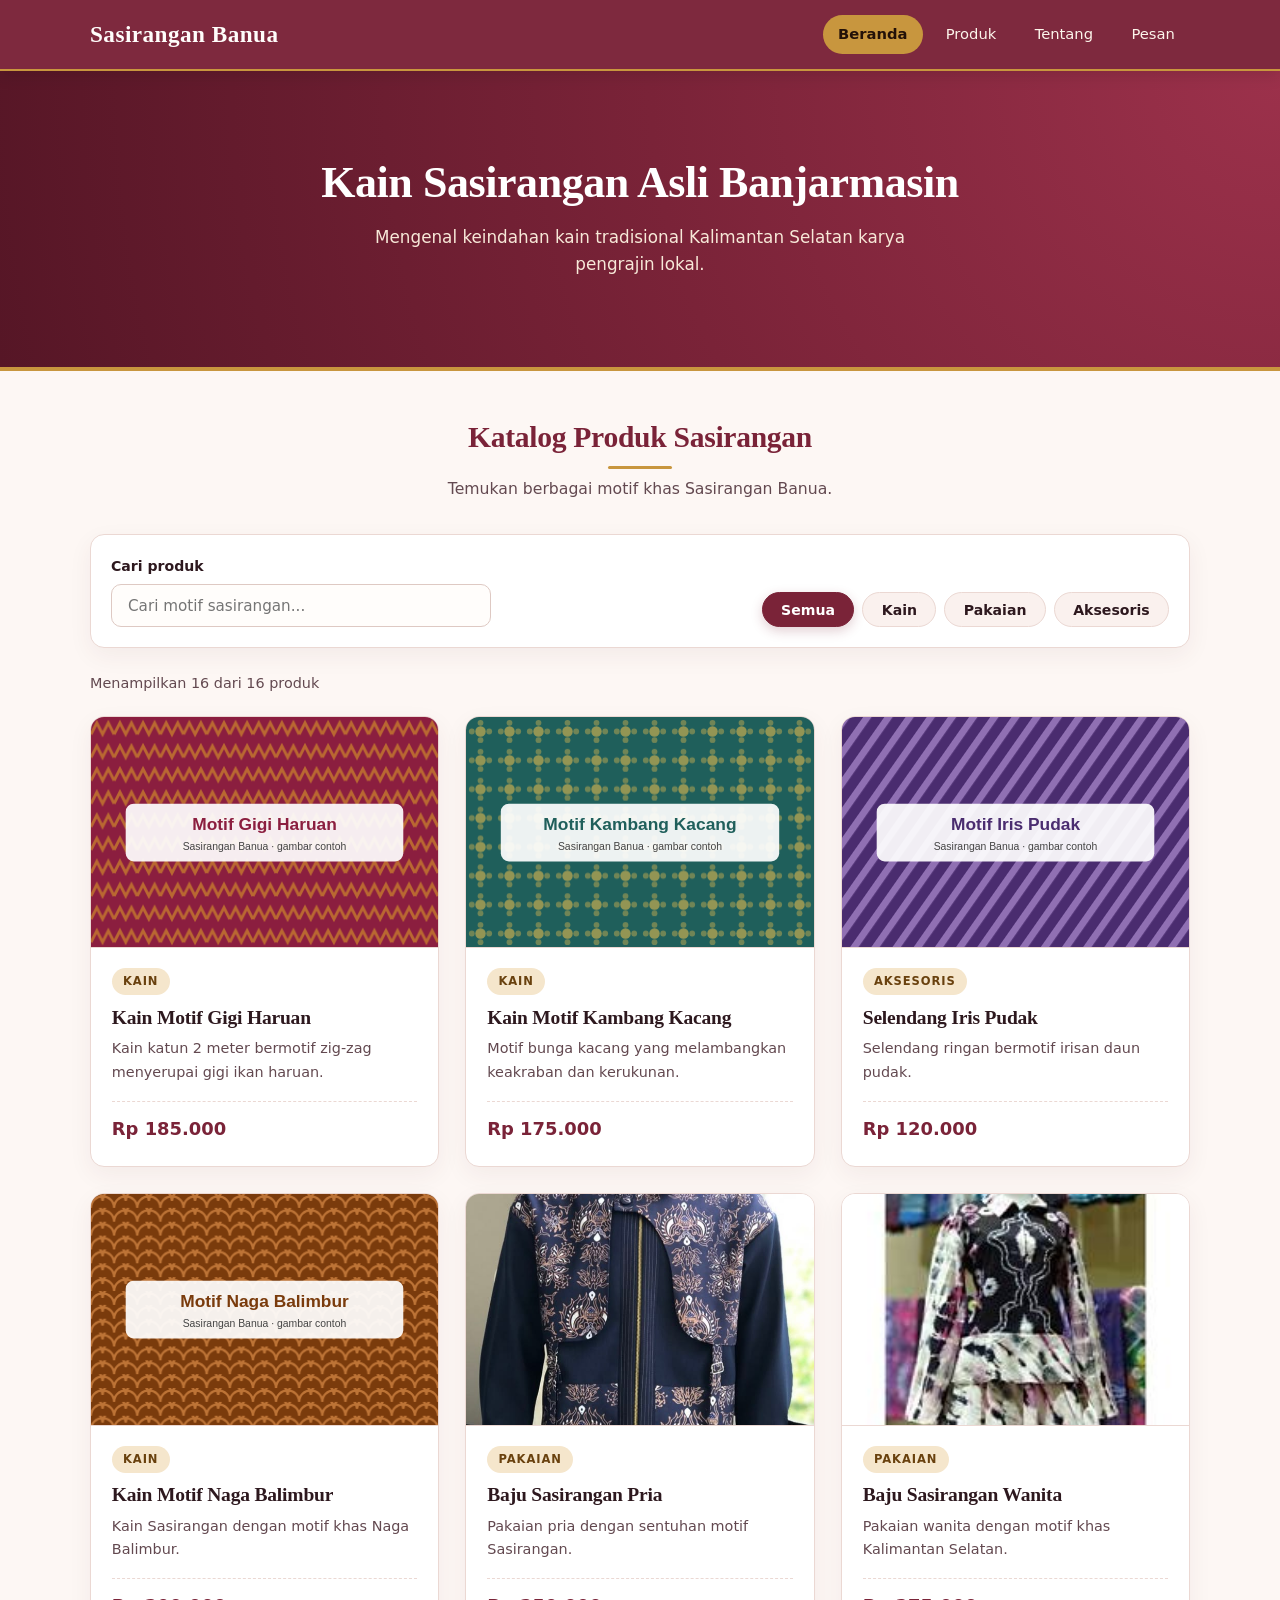
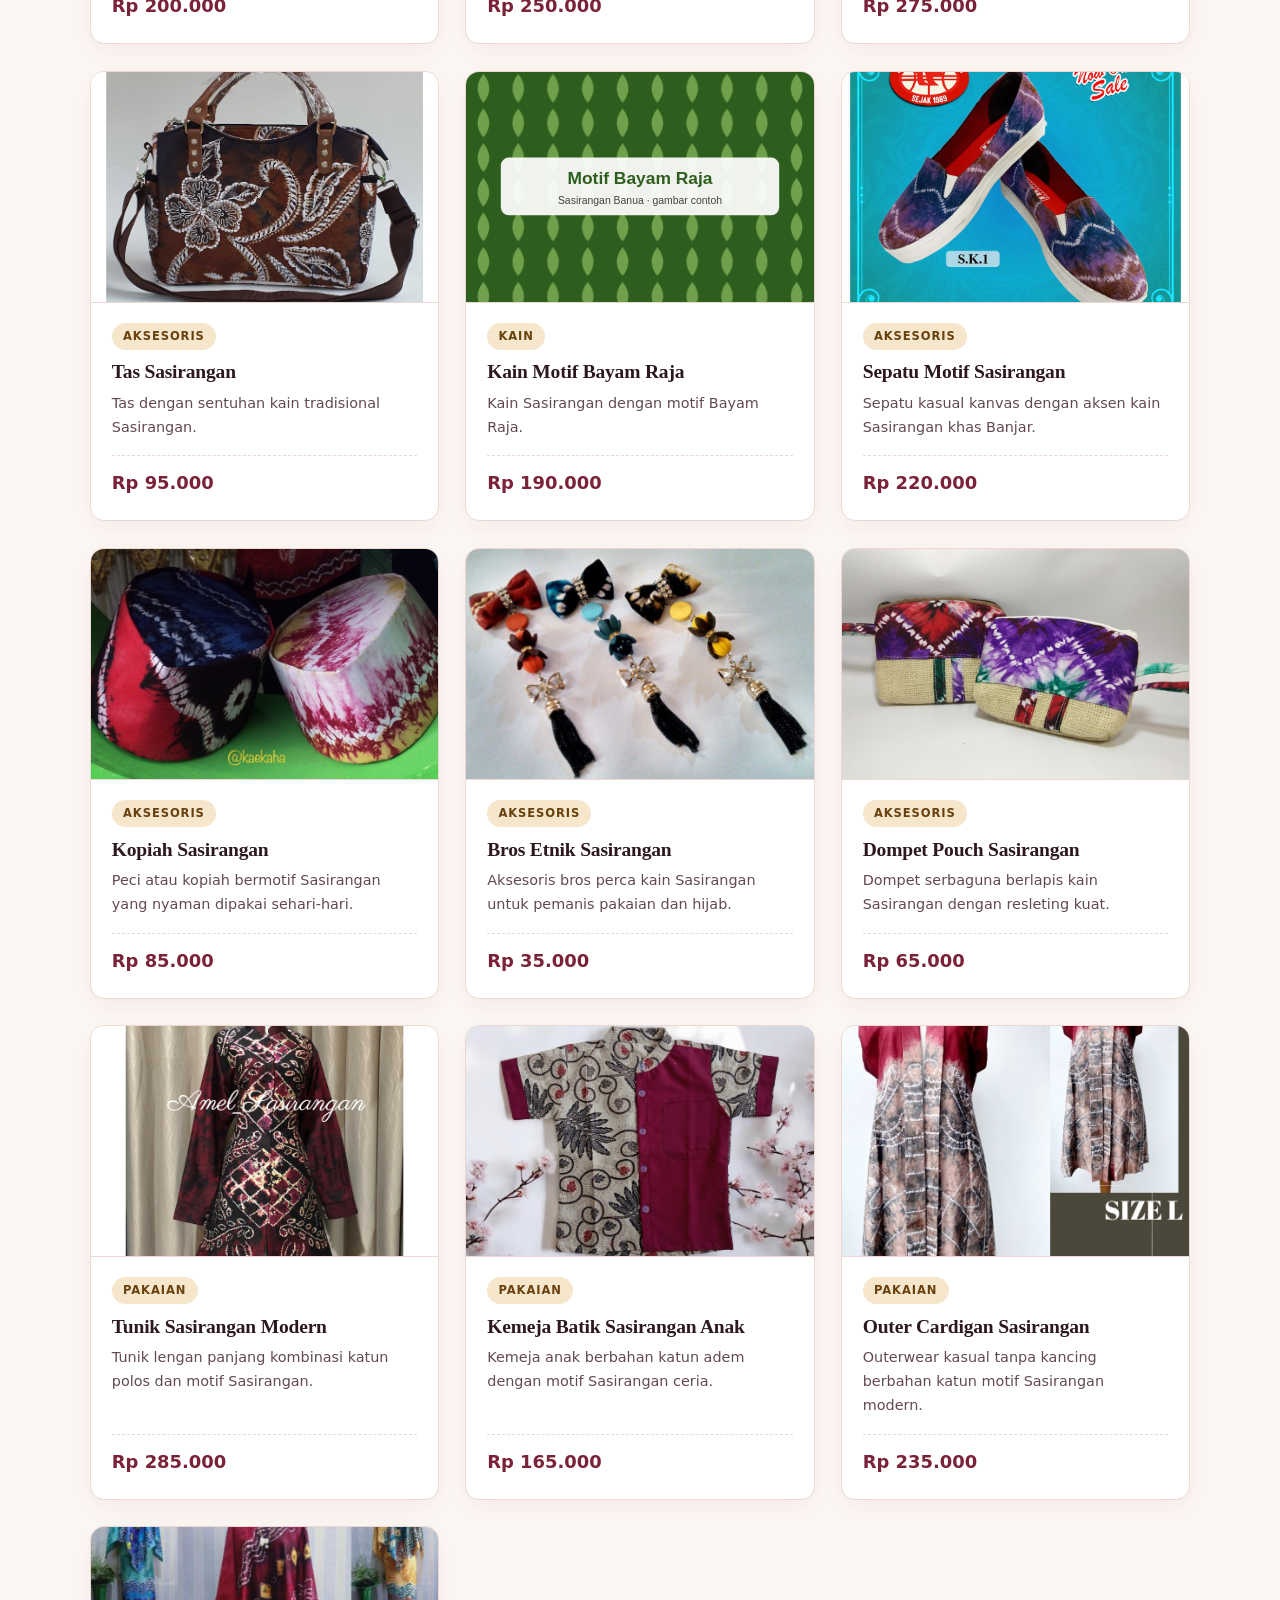
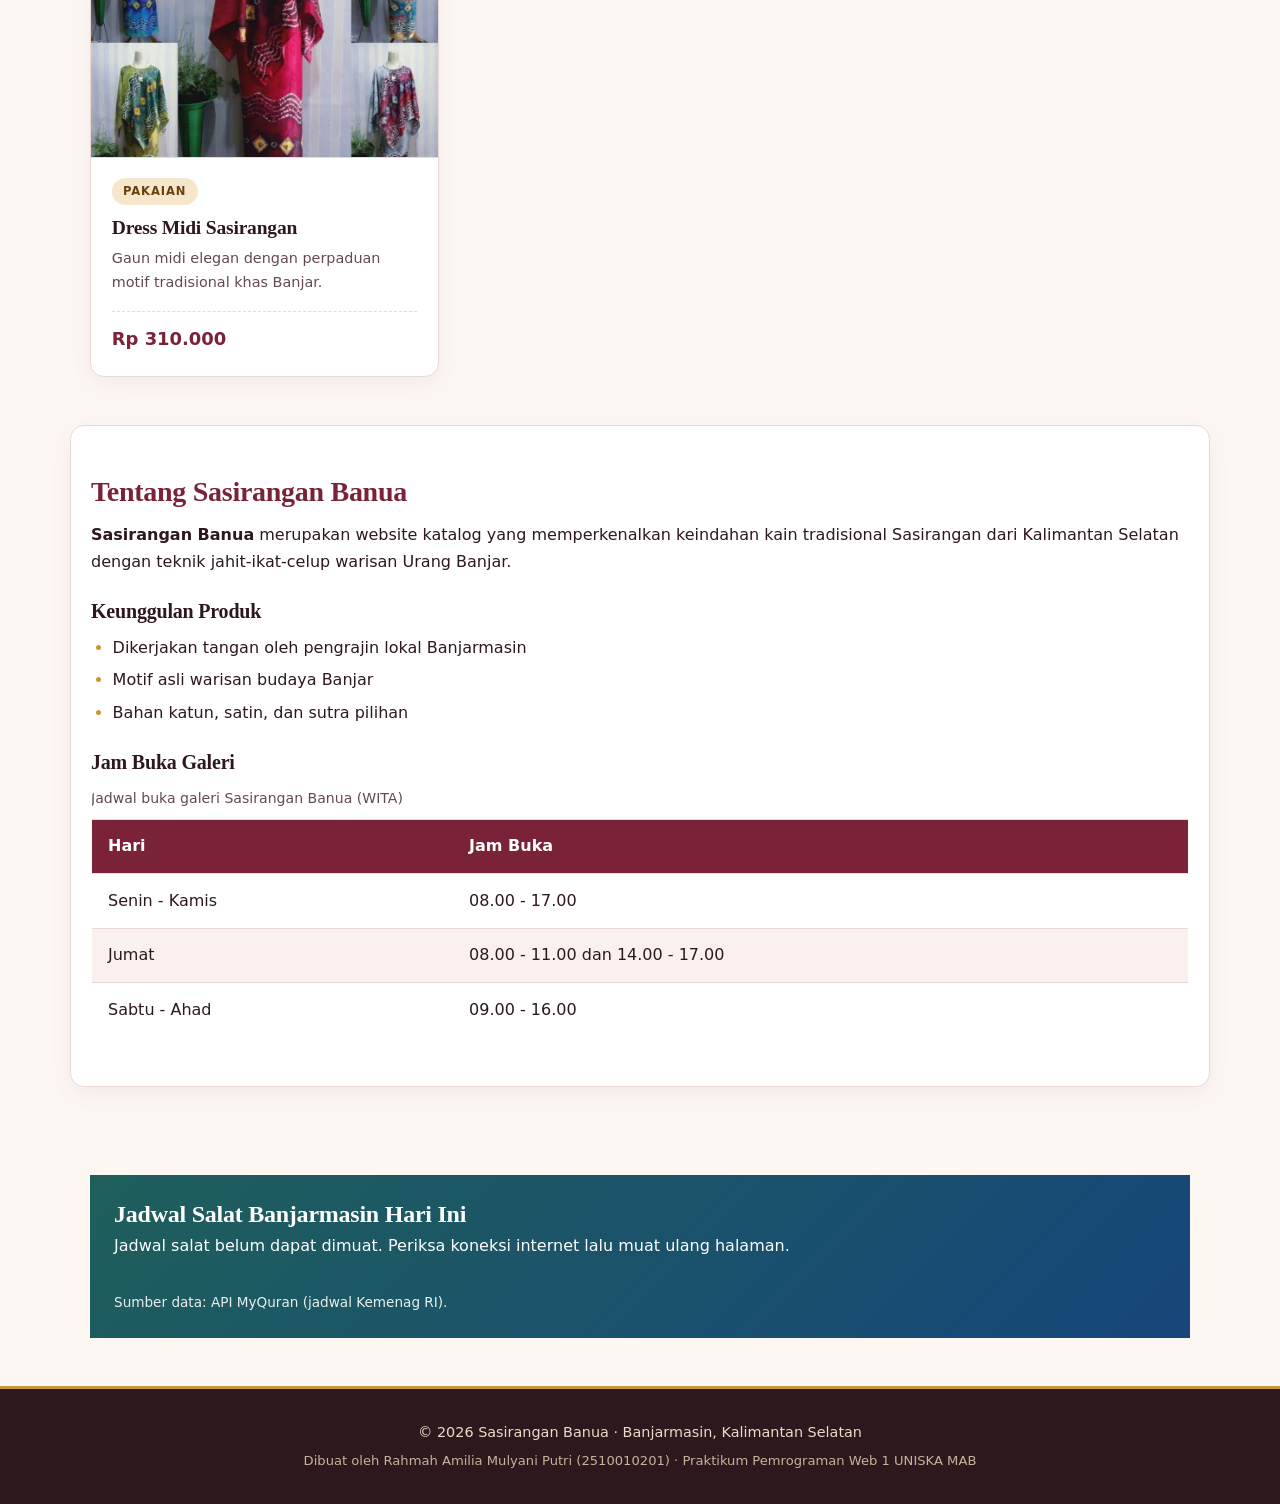
<file: index.html>
<!DOCTYPE html>
<html lang="id">
<head>
    <meta charset="UTF-8">
    <meta name="viewport" content="width=device-width, initial-scale=1.0">
    <meta name="description" content="Katalog kain, pakaian, dan aksesoris Sasirangan khas Banjarmasin karya pengrajin lokal.">
    <title>Sasirangan Banua &mdash; Kain Khas Banjar</title>
    <link rel="icon" href="img/favicon.ico" type="image/x-icon">
    <link rel="stylesheet" href="css/style.css">
<link rel="stylesheet" href="css/style.css">
    <script src="js/katalog.js" defer></script>
    <script src="js/jadwal-salat.js" defer></script>
</head>
<body>
    <header class="header-situs">
        <div class="navbar">
            <p class="logo"><a href="index.html">Sasirangan Banua</a></p>
            <nav aria-label="Navigasi utama">
                <a href="index.html" aria-current="page">Beranda</a>
                <a href="#produk">Produk</a>
                <a href="#tentang">Tentang</a>
                <a href="kontak.html">Pesan</a>
            </nav>
        </div>
    </header>

    <main>
        <section class="hero" id="beranda">
            <h1>Kain Sasirangan Asli Banjarmasin</h1>
            <p>Mengenal keindahan kain tradisional Kalimantan Selatan karya pengrajin lokal.</p>
        </section>
        <section id="produk">
            <div class="section-heading">
                <h2>Katalog Produk Sasirangan</h2>
                <p>Temukan berbagai motif khas Sasirangan Banua.</p>
            </div>

            <div class="kontrol-katalog">
                <div class="kolom">
                    <label for="cari">Cari produk</label>
                    <input type="search" id="cari" placeholder="Cari motif sasirangan...">
                </div>

                <div class="filter" role="group" aria-label="Filter kategori">
                    <button type="button" class="tombol-filter aktif" data-kategori="semua" aria-pressed="true">Semua</button>
                    <button type="button" class="tombol-filter" data-kategori="kain" aria-pressed="false">Kain</button>
                    <button type="button" class="tombol-filter" data-kategori="pakaian" aria-pressed="false">Pakaian</button>
                    <button type="button" class="tombol-filter" data-kategori="aksesoris" aria-pressed="false">Aksesoris</button>
                </div>
            </div>

            <p id="info-jumlah" class="info-jumlah" aria-live="polite"></p>

            <div id="daftar-katalog" class="products"></div>
            <noscript><p>Aktifkan JavaScript untuk melihat katalog produk.</p></noscript>
        </section>


        <section class="about" id="tentang">
            <h2>Tentang Sasirangan Banua</h2>
            <p>
                <strong>Sasirangan Banua</strong> merupakan website katalog yang memperkenalkan keindahan kain tradisional Sasirangan dari Kalimantan Selatan dengan teknik jahit-ikat-celup warisan Urang Banjar.
            </p>

            <h3>Keunggulan Produk</h3>
            <ul>
                <li>Dikerjakan tangan oleh pengrajin lokal Banjarmasin</li>
                <li>Motif asli warisan budaya Banjar</li>
                <li>Bahan katun, satin, dan sutra pilihan</li>
            </ul>

            <h3>Jam Buka Galeri</h3>
            <table>
                <caption>Jadwal buka galeri Sasirangan Banua (WITA)</caption>
                <thead>
                    <tr>
                        <th scope="col">Hari</th>
                        <th scope="col">Jam Buka</th>
                    </tr>
                </thead>
                <tbody>
                    <tr>
                        <td>Senin - Kamis</td>
                        <td>08.00 - 17.00</td>
                    </tr>
                    <tr>
                        <td>Jumat</td>
                        <td>08.00 - 11.00 dan 14.00 - 17.00</td>
                    </tr>
                    <tr>
                        <td>Sabtu - Ahad</td>
                        <td>09.00 - 16.00</td>
                    </tr>
                </tbody>
            </table>
        </section>
        <!-- ========== JADWAL SALAT (data dari API) ========== -->
        <section class="bagian" id="jadwal">
            <div class="jadwal-salat" id="jadwal-salat">
                <h2>Jadwal Salat Banjarmasin Hari Ini</h2>
                <p class="status" aria-live="polite">Memuat jadwal salat...</p>
                <ul class="daftar-waktu" hidden></ul>
                <p class="sumber">Sumber data: API MyQuran (jadwal Kemenag RI).</p>
            </div>
        </section>
    </main> 
    <footer>
        <p>&copy; 2026 Sasirangan Banua &middot; Banjarmasin, Kalimantan Selatan</p>
        <p>Dibuat oleh Rahmah Amilia Mulyani Putri (2510010201) &middot; Praktikum Pemrograman Web 1 UNISKA MAB</p>
    </footer>

</body>
</html>
</file>
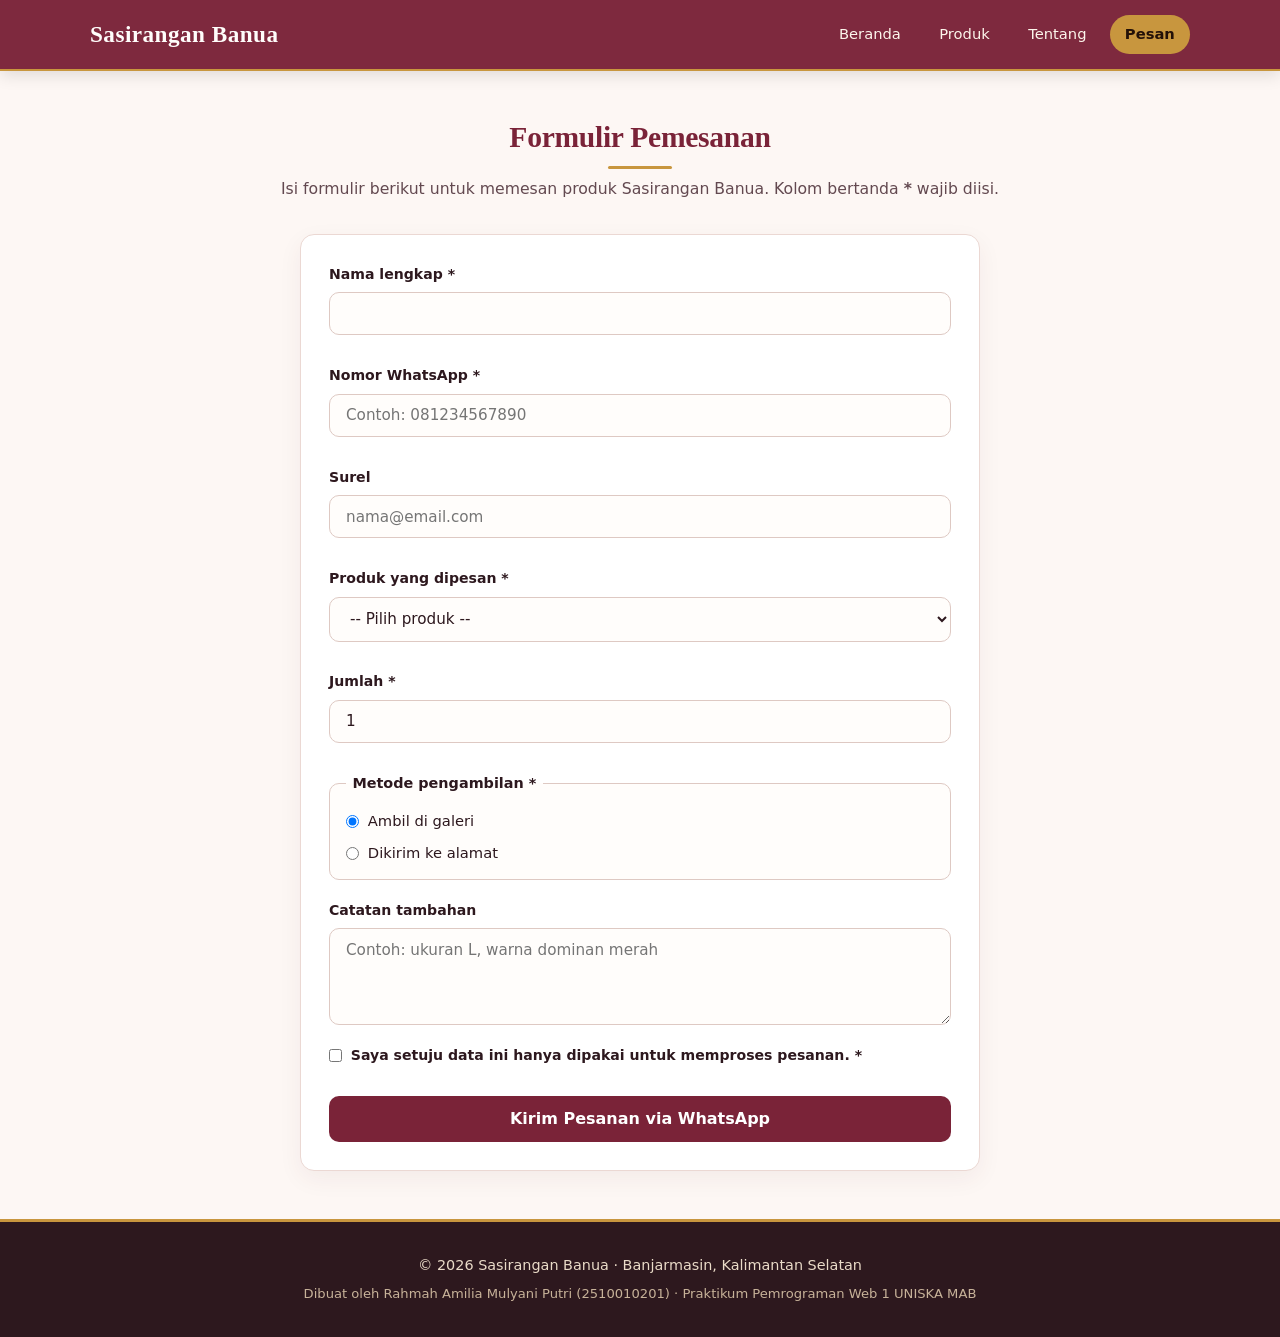
<file: kontak.html>
<!DOCTYPE html>
<html lang="id">
<head>
    <meta charset="UTF-8">
    <meta name="viewport" content="width=device-width, initial-scale=1.0">
    <meta name="description" content="Formulir pemesanan kain, pakaian, dan aksesoris Sasirangan Banua melalui WhatsApp.">
    <title>Pesan Produk &mdash; Sasirangan Banua</title>
    <link rel="icon" href="img/favicon.svg" type="image/svg+xml">
    <link rel="stylesheet" href="css/style.css">
    <script src="js/form.js" defer></script>
</head>
<body>

    <header class="header-situs">
        <div class="navbar">
            <p class="logo"><a href="index.html">Sasirangan Banua</a></p>
            <nav aria-label="Navigasi utama">
                <a href="index.html">Beranda</a>
                <a href="index.html#produk">Produk</a>
                <a href="index.html#tentang">Tentang</a>
                <a href="kontak.html" aria-current="page">Pesan</a>
            </nav>
        </div>
    </header>

    <main>
        <section class="bagian" id="pesan">
            <div class="section-heading">
                <h1>Formulir Pemesanan</h1>
                <p>Isi formulir berikut untuk memesan produk Sasirangan Banua. Kolom bertanda <strong>*</strong> wajib diisi.</p>
            </div>

            <form id="form-pesan" class="form-pesan" action="#" method="get" novalidate>
                <div class="kolom">
                    <label for="nama">Nama lengkap *</label>
                    <input type="text" id="nama" name="nama" required minlength="3" autocomplete="name" aria-describedby="galat-nama">
                    <p id="galat-nama" class="pesan-galat" role="alert"></p>
                </div>

                <div class="kolom">
                    <label for="wa">Nomor WhatsApp *</label>
                    <input type="tel" id="wa" name="wa" required pattern="08[0-9]{8,11}" placeholder="Contoh: 081234567890" autocomplete="tel" aria-describedby="galat-wa">
                    <p id="galat-wa" class="pesan-galat" role="alert"></p>
                </div>

                <div class="kolom">
                    <label for="email">Surel</label>
                    <input type="email" id="email" name="email" placeholder="nama@email.com" autocomplete="email" aria-describedby="galat-email">
                    <p id="galat-email" class="pesan-galat" role="alert"></p>
                </div>

                <div class="kolom">
                    <label for="produk">Produk yang dipesan *</label>
                    <select id="produk" name="produk" required aria-describedby="galat-produk">
                        <option value="">-- Pilih produk --</option>
                        <option value="Kain Motif Gigi Haruan">Kain Motif Gigi Haruan</option>
                        <option value="Kain Motif Kambang Kacang">Kain Motif Kambang Kacang</option>
                        <option value="Selendang Iris Pudak">Selendang Iris Pudak</option>
                        <option value="Kain Motif Naga Balimbur">Kain Motif Naga Balimbur</option>
                        <option value="Gamis Ombak Sinapur Karang">Gamis Ombak Sinapur Karang</option>
                        <option value="Kemeja Bayam Raja">Kemeja Bayam Raja</option>
                        <option value="Tas Tote Kulit Kayu Sasirangan">Tas Tote Kulit Kayu Sasirangan</option>
                        <option value="Kain Motif Bintang Bahambur">Kain Motif Bintang Bahambur</option>
                    </select>
                    <p id="galat-produk" class="pesan-galat" role="alert"></p>
                </div>

                <div class="kolom">
                    <label for="jumlah">Jumlah *</label>
                    <input type="number" id="jumlah" name="jumlah" min="1" max="50" value="1" required aria-describedby="galat-jumlah">
                    <p id="galat-jumlah" class="pesan-galat" role="alert"></p>
                </div>

                <fieldset>
                    <legend>Metode pengambilan *</legend>
                    <label><input type="radio" name="pengambilan" value="Ambil di galeri" checked> Ambil di galeri</label>
                    <label><input type="radio" name="pengambilan" value="Dikirim ke alamat"> Dikirim ke alamat</label>
                </fieldset>

                <div class="kolom">
                    <label for="catatan">Catatan tambahan</label>
                    <textarea id="catatan" name="catatan" rows="4" maxlength="300" placeholder="Contoh: ukuran L, warna dominan merah"></textarea>
                </div>

                <div class="kolom">
                    <label class="cek">
                        <input type="checkbox" id="setuju" name="setuju" required aria-describedby="galat-setuju">
                        Saya setuju data ini hanya dipakai untuk memproses pesanan. *
                    </label>
                    <p id="galat-setuju" class="pesan-galat" role="alert"></p>
                </div>

                <button type="submit" class="tombol">Kirim Pesanan via WhatsApp</button>
            </form>

            <div id="hasil-pesan" class="hasil-pesan" hidden></div>
        </section>
    </main>

    <footer>
        <p>&copy; 2026 Sasirangan Banua &middot; Banjarmasin, Kalimantan Selatan</p>
        <p>Dibuat oleh Rahmah Amilia Mulyani Putri (2510010201) &middot; Praktikum Pemrograman Web 1 UNISKA MAB</p>
    </footer>

</body>
</html>
</file>
<file: css/style.css>
:root {
    --warna-utama: #7A2338;
    --warna-utama-gelap: #561626;
    --warna-aksen: #C8963E;
    --warna-aksen-muda: #F5E6CC;
    --warna-latar: #FDF7F4;
    --warna-kartu: #FFFFFF;
    --warna-teks: #2D181E;
    --warna-teks-sekunder: #634950;
    --warna-batas: #EBD8D3;
    --font-judul: 'Playfair Display', Georgia, serif;
    --font-isi: 'Plus Jakarta Sans', system-ui, -apple-system, sans-serif;
    --radius-kartu: 14px;
    --bayangan-halus: 0 8px 24px rgba(92, 32, 47, 0.06);
    --bayangan-hover: 0 14px 32px rgba(122, 35, 56, 0.14);
}

*,
*::before,
*::after {
    box-sizing: border-box;
    margin: 0;
    padding: 0;
}

html {
    scroll-behavior: smooth;
}

body {
    font-family: var(--font-isi);
    background-color: var(--warna-latar);
    color: var(--warna-teks);
    line-height: 1.65;
    -webkit-font-smoothing: antialiased;
}

img {
    max-width: 100%;
    height: auto;
    display: block;
}

h1, h2, h3, .logo {
    font-family: var(--font-judul);
    letter-spacing: -0.01em;
    line-height: 1.25;
}

:focus-visible {
    outline: 3px solid var(--warna-aksen);
    outline-offset: 3px;
}

.header-situs {
    background-color: rgba(122, 35, 56, 0.97);
    backdrop-filter: blur(8px);
    color: #FFFFFF;
    position: sticky;
    top: 0;
    z-index: 100;
    border-bottom: 2px solid var(--warna-aksen);
    box-shadow: 0 4px 16px rgba(0, 0, 0, 0.12);
}

.navbar {
    max-width: 1140px;
    margin: 0 auto;
    padding: 0.95rem 1.25rem;
    display: flex;
    flex-direction: column;
    align-items: center;
    gap: 0.75rem;
}

.logo a {
    color: #FFFDFB;
    text-decoration: none;
    font-size: 1.45rem;
    font-weight: 700;
    letter-spacing: 0.02em;
}

.navbar nav {
    display: flex;
    flex-wrap: wrap;
    justify-content: center;
    gap: 0.5rem;
}

.navbar nav a {
    color: #FDF6EC;
    text-decoration: none;
    font-size: 0.92rem;
    font-weight: 500;
    padding: 0.45rem 0.95rem;
    border-radius: 999px;
    transition: background-color 0.25s ease, color 0.25s ease;
}

.navbar nav a:hover {
    background-color: rgba(255, 255, 255, 0.14);
}

.navbar nav a[aria-current="page"] {
    background-color: var(--warna-aksen);
    color: #231108;
    font-weight: 700;
}

.hero {
    background-color: #7A2338;
    background-image: radial-gradient(circle at top right, #9C314B 0%, var(--warna-utama) 48%, var(--warna-utama-gelap) 100%);
    color: #FFFFFF;
    text-align: center;
    padding: 4rem 1.5rem 4.25rem;
    border-bottom: 4px solid var(--warna-aksen);
    position: relative;
}

.hero h1 {
    color: #FFFFFF;
    font-size: 2rem;
    font-weight: 700;
    max-width: 720px;
    margin: 0 auto 0.85rem;
}

.hero p {
    font-size: 1.05rem;
    color: #F7E8D8;
    max-width: 580px;
    margin: 0 auto;
}

main > section:not(.hero) {
    max-width: 1140px;
    margin: 0 auto;
    padding: 3rem 1.25rem;
}

.section-heading {
    text-align: center;
    margin-bottom: 2rem;
}

.section-heading h1,
.section-heading h2 {
    font-size: 1.85rem;
    color: var(--warna-utama);
    margin-bottom: 0.4rem;
}

.section-heading h1::after,
.section-heading h2::after {
    content: "";
    display: block;
    width: 64px;
    height: 3px;
    background-color: var(--warna-aksen);
    margin: 0.65rem auto 0;
    border-radius: 2px;
}

.section-heading p {
    color: var(--warna-teks-sekunder);
    font-size: 0.98rem;
}

.kontrol-katalog {
    background-color: var(--warna-kartu);
    border: 1px solid var(--warna-batas);
    border-radius: var(--radius-kartu);
    padding: 1.25rem;
    margin-bottom: 1.5rem;
    box-shadow: var(--bayangan-halus);
    display: flex;
    flex-direction: column;
    gap: 1rem;
}

.kolom {
    display: flex;
    flex-direction: column;
    gap: 0.4rem;
}

.kolom label {
    font-size: 0.88rem;
    font-weight: 600;
    color: var(--warna-teks);
}

input[type="search"],
input[type="text"],
input[type="tel"],
input[type="email"],
input[type="number"],
select,
textarea {
    width: 100%;
    padding: 0.72rem 1rem;
    font-family: var(--font-isi);
    font-size: 0.95rem;
    color: var(--warna-teks);
    background-color: #FFFDFB;
    border: 1.5px solid #DEC9C3;
    border-radius: 10px;
    transition: border-color 0.2s ease, box-shadow 0.2s ease;
}

input:focus,
select:focus,
textarea:focus {
    border-color: var(--warna-utama);
    box-shadow: 0 0 0 3px rgba(122, 35, 56, 0.12);
    outline: none;
}

.filter {
    display: flex;
    flex-wrap: wrap;
    gap: 0.5rem;
}

.tombol-filter {
    font-family: var(--font-isi);
    font-size: 0.88rem;
    font-weight: 600;
    padding: 0.55rem 1.15rem;
    border: 1.5px solid var(--warna-batas);
    border-radius: 999px;
    background-color: #FAF1EE;
    color: var(--warna-teks);
    cursor: pointer;
    transition: all 0.22s ease;
}

.tombol-filter:hover {
    border-color: var(--warna-utama);
    color: var(--warna-utama);
}

.tombol-filter.aktif {
    background-color: var(--warna-utama);
    border-color: var(--warna-utama);
    color: #FFFFFF;
    box-shadow: 0 4px 12px rgba(122, 35, 56, 0.22);
}

.info-jumlah {
    font-size: 0.9rem;
    font-weight: 500;
    color: var(--warna-teks-sekunder);
    margin-bottom: 1.25rem;
}

.products {
    display: grid;
    grid-template-columns: 1fr;
    gap: 1.65rem;
}

.product-card {
    background-color: var(--warna-kartu);
    border: 1px solid var(--warna-batas);
    border-radius: var(--radius-kartu);
    overflow: hidden;
    box-shadow: var(--bayangan-halus);
    display: flex;
    flex-direction: column;
    transition: transform 0.28s ease, box-shadow 0.28s ease, border-color 0.28s ease;
}

.product-card:hover {
    transform: translateY(-6px);
    box-shadow: var(--bayangan-hover);
    border-color: var(--warna-aksen);
}

.product-image {
    aspect-ratio: 3 / 2;
    overflow: hidden;
    background-color: #F6E6E0;
    border-bottom: 1px solid var(--warna-batas);
}

.product-image img {
    width: 100%;
    height: 100%;
    object-fit: cover;
    transition: transform 0.45s ease;
}

.product-card:hover .product-image img {
    transform: scale(1.06);
}

.product-info {
    padding: 1.25rem 1.3rem 1.4rem;
    display: flex;
    flex-direction: column;
    flex-grow: 1;
}

.label-kategori {
    align-self: flex-start;
    font-size: 0.72rem;
    font-weight: 700;
    text-transform: uppercase;
    letter-spacing: 0.08em;
    background-color: var(--warna-aksen-muda);
    color: #69410E;
    padding: 0.25rem 0.7rem;
    border-radius: 999px;
    margin-bottom: 0.65rem;
}

.product-info h3 {
    font-size: 1.22rem;
    color: var(--warna-teks);
    margin-bottom: 0.45rem;
}

.product-info p {
    font-size: 0.9rem;
    color: var(--warna-teks-sekunder);
    margin-bottom: 1rem;
    flex-grow: 1;
}

.product-info .price {
    font-family: var(--font-isi);
    font-size: 1.12rem;
    font-weight: 700;
    color: var(--warna-utama);
    padding-top: 0.75rem;
    border-top: 1px dashed var(--warna-batas);
    margin-bottom: 0;
    flex-grow: 0;
}

.about {
    background-color: var(--warna-kartu);
    border: 1px solid var(--warna-batas);
    border-radius: var(--radius-kartu);
    box-shadow: var(--bayangan-halus);
    margin-bottom: 2.5rem !important;
}

.about h2 {
    font-size: 1.75rem;
    color: var(--warna-utama);
    margin-bottom: 0.85rem;
}

.about h3 {
    font-size: 1.25rem;
    color: var(--warna-teks);
    margin: 1.5rem 0 0.65rem;
}

.about ul {
    padding-left: 1.35rem;
    display: flex;
    flex-direction: column;
    gap: 0.4rem;
}

.about li::marker {
    color: var(--warna-aksen);
}

table {
    width: 100%;
    border-collapse: collapse;
    margin-top: 0.75rem;
    border-radius: 10px;
    overflow: hidden;
    border: 1px solid var(--warna-batas);
}

caption {
    text-align: left;
    font-size: 0.88rem;
    color: var(--warna-teks-sekunder);
    margin-bottom: 0.5rem;
}

th, td {
    padding: 0.85rem 1rem;
    text-align: left;
    border-bottom: 1px solid var(--warna-batas);
}

thead th {
    background-color: var(--warna-utama);
    color: #FFFFFF;
    font-weight: 600;
}

tbody tr:nth-child(even) {
    background-color: #FAF1EE;
}

.form-pesan {
    background-color: var(--warna-kartu);
    border: 1px solid var(--warna-batas);
    border-radius: var(--radius-kartu);
    padding: 1.75rem;
    max-width: 680px;
    margin: 0 auto;
    box-shadow: var(--bayangan-halus);
    display: flex;
    flex-direction: column;
    gap: 1.15rem;
}

fieldset {
    border: 1.5px solid #DEC9C3;
    border-radius: 10px;
    padding: 0.85rem 1rem;
    background-color: #FFFDFB;
    display: flex;
    flex-direction: column;
    gap: 0.5rem;
}

fieldset legend {
    font-size: 0.9rem;
    font-weight: 600;
    padding: 0 0.4rem;
}

fieldset label,
.cek {
    display: flex;
    align-items: center;
    gap: 0.55rem;
    font-size: 0.92rem;
    cursor: pointer;
}

.tombol,
.btn-kirim,
button[type="submit"] {
    font-family: var(--font-isi);
    font-size: 1rem;
    font-weight: 700;
    padding: 0.85rem 1.5rem;
    background-color: var(--warna-utama);
    color: #FFFFFF;
    border: none;
    border-radius: 10px;
    cursor: pointer;
    transition: background-color 0.25s ease, transform 0.2s ease;
}

.tombol:hover,
.btn-kirim:hover,
button[type="submit"]:hover {
    background-color: var(--warna-utama-gelap);
    transform: translateY(-2px);
}

.pesan-galat,
.pesan-error {
    color: #B42318;
    font-size: 0.84rem;
    font-weight: 500;
    margin-top: 0.25rem;
}

.kotak-ringkasan {
    background-color: #F4FBF7;
    border: 1.5px solid #2E7D5B;
    border-radius: 12px;
    padding: 1.25rem;
    max-width: 680px;
    margin: 1rem auto 0;
}

footer {
    background-color: #2D181E;
    color: #EADBC8;
    text-align: center;
    padding: 2rem 1.25rem;
    font-size: 0.9rem;
    border-top: 3px solid var(--warna-aksen);
}

footer p + p {
    margin-top: 0.35rem;
    font-size: 0.82rem;
    color: #C7B299;
}

@media (min-width: 768px) {
    .navbar {
        flex-direction: row;
        justify-content: space-between;
    }

    .hero {
        padding: 5.25rem 2rem 5.5rem;
    }

    .hero h1 {
        font-size: 2.75rem;
    }

    .kontrol-katalog {
        flex-direction: row;
        align-items: flex-end;
        justify-content: space-between;
    }

    .kontrol-katalog .kolom {
        flex: 1;
        max-width: 380px;
    }

    .products {
        grid-template-columns: repeat(3, 1fr);
    }
}

/* ============================================================
   13. Widget jadwal salat (Modul 4)
   ============================================================ */
.jadwal-salat {
    padding: 1.5rem;
    border-radius: var(--radius);
    background: linear-gradient(135deg, #1f5f5b, #16467a);
    color: #ffffff;
}

.jadwal-salat h2 {
    margin: 0 0 0.25rem;
    color: #ffffff;
}

.jadwal-salat .status {
    margin: 0 0 1rem;
}

.daftar-waktu {
    display: grid;
    grid-template-columns: repeat(auto-fit, minmax(110px, 1fr));
    gap: 0.75rem;
    margin: 0;
    padding: 0;
    list-style: none;
}

.daftar-waktu li {
    display: flex;
    flex-direction: column;
    align-items: center;
    padding: 0.75rem;
    border-radius: 10px;
    background-color: rgba(255, 255, 255, 0.15);
}

.daftar-waktu strong {
    font-size: 1.4rem;
}

.jadwal-salat .sumber {
    margin: 1rem 0 0;
    font-size: 0.85rem;
    opacity: 0.9;
}
</file>
